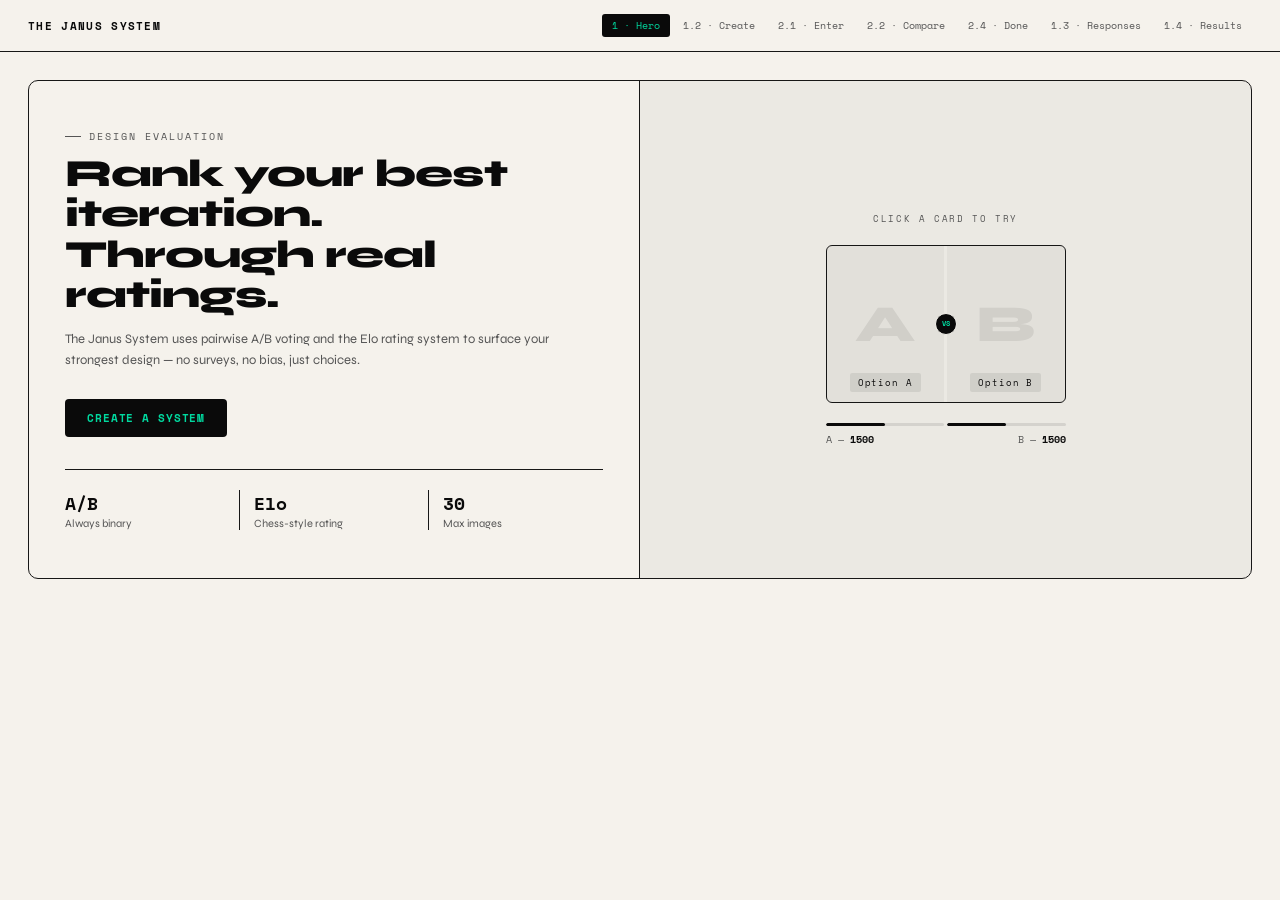
<file: index.html>
<!DOCTYPE html>
<html lang="en">
<head>
    <meta charset="UTF-8">
    <meta name="viewport" content="width=device-width, initial-scale=1.0">
    <title>THE JANUS SYSTEM — Design Evaluation</title>
    <link rel="stylesheet" href="style.css">
</head>
<body>

<nav class="nav">
    <div class="logo" onclick="show('p1')">
        <span class="logo-text">THE JANUS SYSTEM</span>
    </div>
    <div class="nav-pills">
        <button class="npill on" id="np-p1" onclick="show('p1')">1 · Hero</button>
        <button class="npill" id="np-p12" onclick="show('p12')">1.2 · Create</button>
        <button class="npill" id="np-p21" onclick="show('p21')">2.1 · Enter</button>
        <button class="npill" id="np-p22" onclick="show('p22')">2.2 · Compare</button>
        <button class="npill" id="np-p24" onclick="show('p24')">2.4 · Done</button>
        <button class="npill" id="np-p13" onclick="show('p13')">1.3 · Responses</button>
        <button class="npill" id="np-p14" onclick="show('p14')">1.4 · Results</button>
    </div>
</nav>

<div class="page on" id="p1">
    <div class="hero-split">
        <div class="hero-l">
            <div class="eyebrow">Design evaluation</div>
            <h1 class="hero-h">Rank your best<br>iteration.<br>Through real ratings.</h1>
            <p class="hero-desc">The Janus System uses pairwise A/B voting and the Elo rating system to surface your strongest design — no surveys, no bias, just choices.</p>
            <div class="hero-cta">
                <button class="btn-ink" onclick="show('p12')">Create a system</button>
            </div>
            <div class="hero-stats">
                <div class="hstat"><div class="hstat-n">A/B</div><div class="hstat-l">Always binary</div></div>
                <div class="hstat"><div class="hstat-n">Elo</div><div class="hstat-l">Chess-style rating</div></div>
                <div class="hstat"><div class="hstat-n">30</div><div class="hstat-l">Max images</div></div>
            </div>
        </div>
        <div class="hero-r">
            <div class="demo-lbl">Click a card to try</div>
            <div class="demo-ab" style="position:relative">
                <div class="dc" id="dc-a" onclick="demoPick('a')"><div class="dc-letter">A</div><div class="dc-tag" id="dt-a">Option A</div></div>
                <div class="dc" id="dc-b" onclick="demoPick('b')"><div class="dc-letter">B</div><div class="dc-tag" id="dt-b">Option B</div></div>
                <div class="demo-vs">VS</div>
            </div>
            <div class="demo-elo">
                <div class="elo-bars">
                    <div class="elo-bar"><div class="elo-fill" id="ef-a" style="width:50%"></div></div>
                    <div class="elo-bar"><div class="elo-fill" id="ef-b" style="width:50%"></div></div>
                </div>
                <div class="elo-nums"><span>A — <strong id="en-a">1500</strong></span><span>B — <strong id="en-b">1500</strong></span></div>
            </div>
        </div>
    </div>
</div>

<div class="page" id="p12">
    <div class="wrap">
        <div class="eyebrow">New session</div>
        <div class="pg-title">Create a system</div>
        <div class="frow">
            <div class="field"><label>System title</label><input type="text" id="s-title" placeholder="e.g. App icon — round 3" /></div>
            <div class="field"><label>Creator name</label><input type="text" id="s-creator" placeholder="Your name or team" /></div>
        </div>
        <div class="field"><label>Brief for evaluators</label><textarea id="s-brief" placeholder="What should evaluators focus on?"></textarea></div>
        <div class="divider"></div>
        <div class="upload-zone" id="uz" onclick="document.getElementById('fi').click()" ondragover="event.preventDefault();this.classList.add('drag')" ondragleave="this.classList.remove('drag')" ondrop="event.preventDefault();this.classList.remove('drag');handleDrop(event)">
            <div class="uz-icon"><svg width="16" height="16" viewBox="0 0 18 18" fill="none"><path d="M9 12V3M9 3L6 6M9 3L12 6" stroke="#0a0a0a" stroke-width="1.4" stroke-linecap="round" stroke-linejoin="round"/><path d="M2 13v1a2 2 0 002 2h10a2 2 0 002-2v-1" stroke="#0a0a0a" stroke-width="1.4" stroke-linecap="round"/></svg></div>
            <div class="uz-title">Drop images here</div>
            <div class="uz-sub">PNG · JPG · WEBP — min 2, max 30</div>
            <div class="uz-btn" onclick="event.stopPropagation();document.getElementById('fi').click()">Browse folder</div>
            <input type="file" id="fi" multiple accept="image/*" style="display:none" onchange="handleFiles(this.files)" />
        </div>
        <div class="count-row">
            <span class="count-lbl">Variants loaded</span>
            <span class="count-val"><span id="vc">0</span> images · ~<span id="pc">0</span> comparisons per person</span>
        </div>
        <div class="thumb-grid" id="tg"></div>
        <div class="gen-row">
            <button class="btn-ink" id="gbtn" onclick="genLink()" disabled>Generate link</button>
            <span class="gen-hint" id="ghint">Upload at least 2 images</span>
        </div>
        <div class="link-box" id="lb">
            <div class="lb-top">
                <div class="lb-lbl"><div class="ldot"></div>Session live</div>
                <div class="lb-btns">
                    <button class="smbtn" id="cpbtn" onclick="copyLnk()">Copy link</button>
                    <button class="smbtn" onclick="show('p21')">Preview evaluator →</button>
                </div>
            </div>
            <div class="lb-url" id="lburl"></div>
            <div class="lb-meta">
                <div class="lbm"><span class="lbm-n" id="ls-v">0</span><span class="lbm-l">Images</span></div>
                <div class="lbm"><span class="lbm-n" id="ls-c">0</span><span class="lbm-l">Comparisons/person</span></div>
                <div class="lbm"><span class="lbm-n" id="ls-s">~10</span><span class="lbm-l">People for stability</span></div>
            </div>
        </div>
    </div>
</div>

<div class="page" id="p21">
    <div class="wrap" style="max-width:480px">
        <div class="session-card">
            <div class="sc-top">
                <div class="sc-id">Session · JNS-2847</div>
                <div class="sc-title" id="entry-title">App icon — round 3</div>
                <div class="sc-creator" id="entry-creator">by Studio Halverson</div>
            </div>
            <div class="sc-body">
                <div class="sc-brief" id="entry-brief">Pick the icon that feels most distinct and recognisable at small sizes. Focus on clarity, not personal preference.</div>
                <div class="sc-stats">
                    <div class="sc-stat"><span class="sc-stat-n" id="entry-imgs">0</span><span class="sc-stat-l">Variants</span></div>
                    <div class="sc-stat"><span class="sc-stat-n" id="entry-comps">0</span><span class="sc-stat-l">Comparisons</span></div>
                    <div class="sc-stat"><span class="sc-stat-n" id="entry-resps">0</span><span class="sc-stat-l">Responses so far</span></div>
                </div>
            </div>
        </div>
        <div class="name-row">
            <input class="name-inp" id="eval-name" type="text" placeholder="Your name" />
            <div class="anon" onclick="toggleAnon()"><div class="abox" id="abox"><div class="acheck"></div></div>Anonymous</div>
        </div>
        <button class="btn-ink" id="start-btn" style="width:100%;padding:13px;font-size:12px">Start comparing →</button>
    </div>
</div>

<div class="page" id="p22">
    <div class="wrap">
        <div class="cmp-hd">
            <span class="cmp-sess" id="cmp-title">Session</span>
            <div class="prog-wrap">
                <div class="prog-track"><div class="prog-fill" id="prog" style="width:0%"></div></div>
                <div class="prog-lbl" id="prog-lbl">0 of 0</div>
            </div>
            <button class="btn-ghost" style="padding:6px 12px;font-size:10px" onclick="nextCmp()">Skip</button>
        </div>
        <div class="cmp-instr">Choose the stronger design</div>
        <div class="ab-arena">
            <div class="ab-card" id="ca" onclick="pickCard('a')">
                <div class="ab-img" id="img-a"><div class="ab-badge">Selected</div></div>
                <div class="ab-foot"><span class="ab-lbl" id="lbl-a">—</span><span class="ab-elo" id="elo-a-disp">1500</span></div>
            </div>
            <div class="ab-card" id="cb" onclick="pickCard('b')">
                <div class="ab-img" id="img-b"><div class="ab-badge">Selected</div></div>
                <div class="ab-foot"><span class="ab-lbl" id="lbl-b">—</span><span class="ab-elo" id="elo-b-disp">1500</span></div>
            </div>
        </div>
        <div class="elo-panel">
            <div class="ep-side"><div class="ep-id" id="ep-a">—</div><div class="ep-score" id="es-a">1500</div><div class="ep-delta" id="ed-a"></div></div>
            <div class="ep-mid">ELO<br>LIVE</div>
            <div class="ep-side" style="text-align:right"><div class="ep-id" id="ep-b">—</div><div class="ep-score" id="es-b">1500</div><div class="ep-delta" id="ed-b" style="text-align:right"></div></div>
        </div>
        <div class="convergence-bar">
            <span class="conv-lbl">Convergence</span>
            <div class="conv-track"><div class="conv-fill" id="conv-fill" style="width:0%"></div></div>
            <span class="conv-lbl" id="conv-pct">0%</span>
        </div>
        <button class="next-btn" id="nbtn" onclick="nextCmp()">Next →</button>
    </div>
</div>

<div class="page" id="p24">
    <div class="wrap">
        <div class="done-center">
            <div class="done-mark"><svg width="18" height="18" viewBox="0 0 20 20" fill="none"><path d="M4 10l4 4 8-8" stroke="#0a0a0a" stroke-width="1.8" stroke-linecap="round" stroke-linejoin="round"/></svg></div>
            <div class="done-title">Response recorded.</div>
            <p class="done-sub">Your comparisons have been added to the global pool. Every vote shifts the Elo scores — the ranking gets sharper with each new response.</p>
            <div class="done-stats">
                <div class="dst"><span class="dst-n" id="done-comps">0</span><span class="dst-l">Comparisons made</span></div>
                <div class="dst"><span class="dst-n" id="done-resps">0</span><span class="dst-l">Total responses</span></div>
            </div>
            <button class="btn-ink" onclick="show('p14')">View live rankings →</button>
        </div>
    </div>
</div>

<div class="page" id="p13">
    <div class="wrap">
        <div class="eyebrow">Creator view</div>
        <div class="pg-title">Responses</div>
        <div class="meta-row">
            <div class="mc"><span class="mc-n" id="rm-resps">0</span><span class="mc-l">Responses</span></div>
            <div class="mc"><span class="mc-n" id="rm-comps">0</span><span class="mc-l">Comparisons</span></div>
            <div class="mc"><span class="mc-n" id="rm-imgs">0</span><span class="mc-l">Images</span></div>
            <div class="mc"><span class="mc-n" id="rm-cpe">0</span><span class="mc-l">Comp. each</span></div>
        </div>
        <div id="resp-body"></div>
    </div>
</div>

<div class="page" id="p14">
    <div class="wrap">
        <div class="eyebrow">Live leaderboard</div>
        <div class="pg-title">Rankings</div>
        <div class="meta-row" style="margin-bottom:20px">
            <div class="mc"><span class="mc-n" id="res-resps">0</span><span class="mc-l">Responses</span></div>
            <div class="mc"><span class="mc-n" id="res-comps">0</span><span class="mc-l">Comparisons</span></div>
            <div class="mc"><span class="mc-n" id="res-imgs">0</span><span class="mc-l">Images</span></div>
            <div class="mc"><span class="mc-n" id="res-top">—</span><span class="mc-l">Top Elo</span></div>
        </div>
        <div class="rank-list" id="rl"></div>
        <div class="stability-note" id="stab-note"></div>
    </div>
</div>

<script src="app.js"></script>
</body>
</html>
</file>
<file: style.css>
@import url('https://fonts.googleapis.com/css2?family=Playfair+Display:wght@400;600;700&family=Space+Mono:wght@400;700&family=Syne:wght@400;500;700;800&display=swap');

:root {
    --ink: #0a0a0a;
    --paper: #f5f2ec;
    --accent: #c8ff00;
    --muted: #555;
    --border: rgba(10, 10, 10, 0.14);
    --mono: 'Space Mono', monospace;
    --sans: 'Syne', sans-serif;
    --serif: 'Playfair Display', serif;
}

* {
    box-sizing: border-box;
    margin: 0;
    padding: 0;
}

:root {
    --ink: #0a0a0a;
    --paper: #f5f2ec;
    --accent: #00d99f;
    --muted: #555;
    --border: rgba(0, 0, 0, 0.905);
    --mono: 'Space Mono', monospace;
    --sans: 'Syne', sans-serif;
}

body {
    background: var(--paper);
    color: var(--ink);
    font-family: var(--sans);
}

.nav {
    display: flex;
    align-items: center;
    justify-content: space-between;
    padding: 14px 28px;
    border-bottom: 1px solid var(--border);
    background: var(--paper);
}

.logo {
    display: flex;
    align-items: center;
    gap: 8px;
    font-family: var(--mono);
    font-size: 11px;
    font-weight: 700;
    letter-spacing: .1em;
    cursor: pointer;
    color: var(--ink);
}

.lm {
    width: 22px;
    height: 22px;
    background: var(--ink);
    display: grid;
    grid-template-columns: 1fr 1fr;
    gap: 2px;
    padding: 4px;
    border-radius: 3px;
}

.lm span {
    background: var(--accent);
    border-radius: 1px;
}

.logo-text {
    display: inline-block;
    letter-spacing: .12em;
}

.logo-badge {
    width: 24px;
    height: 24px;
    object-fit: contain;
    border-radius: 4px;
}
.lm span:nth-child(2), .lm span:nth-child(3) {
    background: rgba(255, 255, 255, .3);
}

.nav-pills {
    display: flex;
    gap: 3px;
    flex-wrap: wrap;
}

.npill {
    font-family: var(--mono);
    font-size: 10px;
    padding: 4px 10px;
    border-radius: 3px;
    cursor: pointer;
    border: none;
    background: transparent;
    color: var(--muted);
    transition: all .15s;
}

.npill.on {
    background: var(--ink);
    color: var(--accent);
}

.npill:hover:not(.on) {
    background: rgba(10, 10, 10, .06);
    color: var(--ink);
}

.page {
    display: none;
}

.page.on {
    display: block;
    animation: fu .25s ease;
}

@keyframes fu {
    from {
        opacity: 0;
        transform: translateY(8px);
    }
    to {
        opacity: 1;
        transform: translateY(0);
    }
}

.wrap {
    max-width: 720px;
    margin: 0 auto;
    padding: 36px 28px 60px;
}

.eyebrow {
    font-family: var(--mono);
    font-size: 10px;
    letter-spacing: .2em;
    color: var(--muted);
    text-transform: uppercase;
    display: flex;
    align-items: center;
    gap: 8px;
    margin-bottom: 10px;
}

.eyebrow::before {
    content: '';
    display: block;
    width: 16px;
    height: 1px;
    background: var(--muted);
}

.pg-title {
    font-size: 28px;
    font-weight: 800;
    letter-spacing: -.02em;
    margin-bottom: 28px;
    color: var(--ink);
}

.field {
    display: flex;
    flex-direction: column;
    gap: 5px;
    margin-bottom: 14px;
}

.field label {
    font-family: var(--mono);
    font-size: 10px;
    letter-spacing: .14em;
    color: var(--muted);
    text-transform: uppercase;
}

.field input, .field textarea {
    font-family: var(--sans);
    font-size: 13px;
    color: var(--ink);
    background: transparent;
    border: 0.5px solid var(--border);
    border-radius: 4px;
    padding: 8px 12px;
    outline: none;
    transition: border-color .15s;
}

.field input:focus, .field textarea:focus {
    border-color: var(--ink);
}

.field textarea {
    resize: vertical;
    min-height: 60px;
    line-height: 1.5;
}

.frow {
    display: grid;
    grid-template-columns: 1fr 1fr;
    gap: 12px;
}

.btn-ink {
    font-family: var(--mono);
    font-size: 11px;
    font-weight: 700;
    letter-spacing: .08em;
    text-transform: uppercase;
    padding: 11px 22px;
    background: var(--ink);
    color: var(--accent);
    border: none;
    border-radius: 4px;
    cursor: pointer;
    transition: all .15s;
}

.btn-ink:hover {
    background: #1c1c1c;
}

.btn-ink:disabled {
    background: rgba(10, 10, 10, .15);
    color: var(--muted);
    cursor: not-allowed;
}

.btn-ghost {
    font-family: var(--mono);
    font-size: 11px;
    letter-spacing: .06em;
    text-transform: uppercase;
    padding: 11px 22px;
    background: transparent;
    color: var(--ink);
    border: 1px solid var(--border);
    border-radius: 4px;
    cursor: pointer;
    transition: all .15s;
}

.btn-ghost:hover {
    background: rgba(10, 10, 10, .05);
}

.divider {
    height: 1px;
    background: var(--border);
    margin: 24px 0;
}

/* HERO */
.hero-split {
    display: grid;
    grid-template-columns: 1fr 1fr;
    gap: 0;
    border: 0.5px solid var(--border);
    border-radius: 10px;
    overflow: hidden;
    margin: 28px;
}

.hero-l {
    padding: 48px 36px;
    display: flex;
    flex-direction: column;
    justify-content: center;
    border-right: 1px solid var(--border);
}

.hero-h {
    font-size: clamp(26px, 3vw, 40px);
    font-weight: 800;
    letter-spacing: -.025em;
    line-height: 1.05;
    margin-bottom: 14px;
    color: var(--ink);
}

.hero-h em {
    font-style: normal;
    -webkit-text-stroke: 1.5px var(--ink);
    color: transparent;
    display: block;
}

.hero-desc {
    font-size: 13px;
    color: var(--muted);
    line-height: 1.6;
    margin-bottom: 28px;
}

.hero-cta {
    display: flex;
    gap: 8px;
    flex-wrap: wrap;
}

.hero-stats {
    display: flex;
    gap: 0;
    margin-top: 32px;
    padding-top: 20px;
    border-top: 1px solid var(--border);
}

.hstat {
    flex: 1;
    padding-right: 14px;
    border-right: 1px solid var(--border);
    margin-right: 14px;
}

.hstat:last-child {
    border: none;
    margin: 0;
    padding: 0;
}

.hstat-n {
    font-family: var(--mono);
    font-size: 18px;
    font-weight: 700;
    color: var(--ink);
}

.hstat-l {
    font-size: 11px;
    color: var(--muted);
    margin-top: 1px;
}

.hero-r {
    background: rgba(10, 10, 10, .04);
    display: flex;
    flex-direction: column;
    align-items: center;
    justify-content: center;
    padding: 36px 28px;
    gap: 20px;
}

.demo-lbl {
    font-family: var(--mono);
    font-size: 9px;
    letter-spacing: .18em;
    color: var(--muted);
    text-transform: uppercase;
}

.demo-ab {
    display: grid;
    grid-template-columns: 1fr 1fr;
    gap: 3px;
    width: 100%;
    max-width: 240px;
    border-radius: 6px;
    overflow: hidden;
    position: relative;
    border: 0.5px solid var(--border);
}

.dc {
    aspect-ratio: 3/4;
    background: rgba(10, 10, 10, .04);
    display: flex;
    flex-direction: column;
    align-items: center;
    justify-content: flex-end;
    padding: 10px 8px;
    cursor: pointer;
    transition: all .2s;
    position: relative;
    overflow: hidden;
}

.dc:hover {
    background: rgba(10, 10, 10, .09);
}

.dc.picked {
    background: rgba(10, 10, 10, .12);
    outline: 2px solid var(--ink);
}

.dc-letter {
    position: absolute;
    top: 50%;
    left: 50%;
    transform: translate(-50%, -50%);
    font-family: var(--sans);
    font-size: 52px;
    font-weight: 800;
    color: rgba(10, 10, 10, .08);
    user-select: none;
}

.dc-tag {
    font-family: var(--mono);
    font-size: 9px;
    letter-spacing: .1em;
    background: rgba(10, 10, 10, .08);
    color: var(--ink);
    padding: 3px 8px;
    border-radius: 2px;
    position: relative;
    z-index: 1;
    transition: all .2s;
}

.dc.picked .dc-tag {
    background: var(--ink);
    color: var(--accent);
}

.demo-vs {
    position: absolute;
    top: 50%;
    left: 50%;
    transform: translate(-50%, -50%);
    width: 22px;
    height: 22px;
    background: var(--ink);
    border: 1.5px solid var(--paper);
    border-radius: 50%;
    display: flex;
    align-items: center;
    justify-content: center;
    font-family: var(--mono);
    font-size: 7px;
    font-weight: 700;
    color: var(--accent);
    z-index: 10;
}

.demo-elo {
    width: 100%;
    max-width: 240px;
}

.elo-bars {
    display: grid;
    grid-template-columns: 1fr 1fr;
    gap: 3px;
    margin-bottom: 6px;
}

.elo-bar {
    height: 3px;
    background: rgba(10, 10, 10, .1);
    border-radius: 2px;
    overflow: hidden;
}

.elo-fill {
    height: 100%;
    background: var(--ink);
    border-radius: 2px;
    transition: width .5s cubic-bezier(.34, 1.56, .64, 1);
}

.elo-nums {
    display: flex;
    justify-content: space-between;
    font-family: var(--mono);
    font-size: 10px;
    color: var(--muted);
}

.elo-nums strong {
    color: var(--ink);
}

/* UPLOAD */
.upload-zone {
    border: 1.5px dashed rgba(10, 10, 10, .2);
    border-radius: 8px;
    padding: 32px;
    text-align: center;
    cursor: pointer;
    transition: all .2s;
    margin-bottom: 16px;
}

.upload-zone:hover, .upload-zone.drag {
    border-color: var(--ink);
    background: rgba(10, 10, 10, .02);
    border-style: solid;
}

.uz-icon {
    width: 38px;
    height: 38px;
    border: 1px solid rgba(10, 10, 10, .15);
    border-radius: 50%;
    display: flex;
    align-items: center;
    justify-content: center;
    margin: 0 auto 10px;
}

.uz-title {
    font-size: 13px;
    font-weight: 500;
    margin-bottom: 3px;
    color: var(--ink);
}

.uz-sub {
    font-family: var(--mono);
    font-size: 10px;
    color: var(--muted);
}

.uz-btn {
    display: inline-block;
    margin-top: 10px;
    font-family: var(--mono);
    font-size: 10px;
    padding: 5px 14px;
    border: 0.5px solid rgba(10, 10, 10, .22);
    border-radius: 3px;
    color: var(--ink);
    cursor: pointer;
    transition: all .15s;
}

.uz-btn:hover {
    background: var(--ink);
    color: var(--accent);
    border-color: var(--ink);
}

.thumb-grid {
    display: grid;
    grid-template-columns: repeat(auto-fill, minmax(80px, 1fr));
    gap: 8px;
    margin-bottom: 20px;
}

.thumb {
    position: relative;
    aspect-ratio: 1;
    border-radius: 4px;
    overflow: hidden;
    border: 0.5px solid var(--border);
    background: rgba(10, 10, 10, .04);
}

.thumb img {
    width: 100%;
    height: 100%;
    object-fit: cover;
    display: block;
}

.tdel {
    position: absolute;
    top: 4px;
    right: 4px;
    width: 16px;
    height: 16px;
    background: var(--ink);
    border-radius: 50%;
    display: flex;
    align-items: center;
    justify-content: center;
    cursor: pointer;
    opacity: 0;
    transition: opacity .15s;
    font-size: 9px;
    color: var(--accent);
    border: none;
    line-height: 1;
}

.thumb:hover .tdel {
    opacity: 1;
}

.tid {
    position: absolute;
    bottom: 4px;
    left: 4px;
    font-family: var(--mono);
    font-size: 8px;
    background: var(--ink);
    color: var(--accent);
    padding: 1px 5px;
    border-radius: 2px;
}

.count-row {
    display: flex;
    align-items: center;
    justify-content: space-between;
    margin-bottom: 16px;
}

.count-lbl {
    font-family: var(--mono);
    font-size: 10px;
    letter-spacing: .14em;
    color: var(--muted);
    text-transform: uppercase;
}

.count-val {
    font-family: var(--mono);
    font-size: 11px;
    color: var(--ink);
}

.gen-row {
    display: flex;
    gap: 10px;
    align-items: center;
    margin-bottom: 16px;
}

.gen-hint {
    font-family: var(--mono);
    font-size: 10px;
    color: var(--muted);
}

.link-box {
    border: 0.5px solid var(--border);
    border-radius: 8px;
    overflow: hidden;
    display: none;
}

.link-box.on {
    display: block;
}

.lb-top {
    display: flex;
    align-items: center;
    justify-content: space-between;
    padding: 9px 14px;
    background: rgba(10, 10, 10, .04);
    border-bottom: 0.5px solid var(--border);
}

.lb-lbl {
    font-family: var(--mono);
    font-size: 10px;
    letter-spacing: .12em;
    color: var(--ink);
    text-transform: uppercase;
    display: flex;
    align-items: center;
    gap: 7px;
}

.ldot {
    width: 6px;
    height: 6px;
    border-radius: 50%;
    background: #22c55e;
    animation: pulse 1.8s infinite;
}

@keyframes pulse {
    0%, 100% {
        opacity: 1;
    }
    50% {
        opacity: .3;
    }
}

.lb-btns {
    display: flex;
    gap: 5px;
}

.smbtn {
    font-family: var(--mono);
    font-size: 10px;
    padding: 4px 10px;
    border: 0.5px solid var(--border);
    border-radius: 2px;
    background: transparent;
    cursor: pointer;
    color: var(--ink);
    transition: all .15s;
}

.smbtn:hover {
    background: var(--ink);
    color: var(--accent);
    border-color: var(--ink);
}

.smbtn.copied {
    background: var(--accent);
    color: var(--ink);
    border-color: var(--accent);
}

.lb-url {
    padding: 12px 14px;
    font-family: var(--mono);
    font-size: 11px;
    color: var(--ink);
    word-break: break-all;
    line-height: 1.6;
}

.lb-url span {
    color: var(--muted);
}

.lb-meta {
    display: grid;
    grid-template-columns: repeat(3, 1fr);
    border-top: 0.5px solid var(--border);
}

.lbm {
    padding: 10px 14px;
    text-align: center;
    border-right: 0.5px solid var(--border);
}

.lbm:last-child {
    border-right: none;
}

.lbm-n {
    font-family: var(--mono);
    font-size: 14px;
    font-weight: 700;
    display: block;
    color: var(--ink);
}

.lbm-l {
    font-family: var(--mono);
    font-size: 9px;
    color: var(--muted);
    text-transform: uppercase;
    letter-spacing: .1em;
}

/* EVAL ENTRY */
.session-card {
    border: 0.5px solid var(--border);
    border-radius: 10px;
    overflow: hidden;
    margin-bottom: 20px;
}

.sc-top {
    background: rgba(10, 10, 10, .06);
    padding: 20px 22px;
    border-bottom: 1px solid var(--border);
}

.sc-id {
    font-family: var(--mono);
    font-size: 9px;
    letter-spacing: .16em;
    color: var(--muted);
    text-transform: uppercase;
    margin-bottom: 7px;
}

.sc-title {
    font-size: 18px;
    font-weight: 800;
    color: var(--ink);
    margin-bottom: 3px;
    letter-spacing: -.01em;
}

.sc-creator {
    font-family: var(--mono);
    font-size: 10px;
    color: var(--muted);
}

.sc-body {
    padding: 16px 22px;
}

.sc-brief {
    font-size: 12px;
    color: var(--muted);
    line-height: 1.6;
    margin-bottom: 14px;
}

.sc-stats {
    display: grid;
    grid-template-columns: repeat(3, 1fr);
    gap: 8px;
}

.sc-stat {
    background: rgba(10, 10, 10, .04);
    border-radius: 4px;
    padding: 8px 10px;
    text-align: center;
}

.sc-stat-n {
    font-family: var(--mono);
    font-size: 13px;
    font-weight: 700;
    display: block;
    color: var(--ink);
}

.sc-stat-l {
    font-family: var(--mono);
    font-size: 9px;
    color: var(--muted);
    text-transform: uppercase;
    letter-spacing: .08em;
}

.name-row {
    display: flex;
    align-items: center;
    gap: 10px;
    margin-bottom: 20px;
}

.name-inp {
    flex: 1;
    font-family: var(--sans);
    font-size: 13px;
    color: var(--ink);
    background: transparent;
    border: 0.5px solid var(--border);
    border-radius: 4px;
    padding: 8px 12px;
    outline: none;
    transition: border-color .15s;
}

.name-inp:focus {
    border-color: var(--ink);
}

.anon {
    display: flex;
    align-items: center;
    gap: 7px;
    font-family: var(--mono);
    font-size: 10px;
    color: var(--muted);
    cursor: pointer;
    white-space: nowrap;
}

.abox {
    width: 15px;
    height: 15px;
    border: 1px solid var(--border);
    border-radius: 3px;
    background: transparent;
    display: flex;
    align-items: center;
    justify-content: center;
    transition: all .15s;
    flex-shrink: 0;
}

.abox.on {
    background: var(--ink);
    border-color: var(--ink);
}

.acheck {
    width: 7px;
    height: 7px;
    background: var(--accent);
    border-radius: 1px;
    display: none;
}

.abox.on .acheck {
    display: block;
}

/* COMPARE */
.cmp-hd {
    display: flex;
    align-items: center;
    justify-content: space-between;
    margin-bottom: 20px;
    gap: 12px;
}

.cmp-sess {
    font-family: var(--mono);
    font-size: 10px;
    color: var(--muted);
}

.prog-wrap {
    flex: 1;
    max-width: 200px;
}

.prog-track {
    height: 2px;
    background: rgba(10, 10, 10, .12);
    border-radius: 2px;
    overflow: hidden;
}

.prog-fill {
    height: 100%;
    background: var(--ink);
    border-radius: 2px;
    transition: width .4s ease;
}

.prog-lbl {
    font-family: var(--mono);
    font-size: 9px;
    color: var(--muted);
    margin-top: 4px;
    text-align: center;
}

.cmp-instr {
    font-family: var(--mono);
    font-size: 9px;
    letter-spacing: .16em;
    color: var(--muted);
    text-transform: uppercase;
    text-align: center;
    margin-bottom: 16px;
}

.ab-arena {
    display: grid;
    grid-template-columns: 1fr 1fr;
    gap: 12px;
    margin-bottom: 16px;
}

.ab-card {
    border: 1.5px solid var(--border);
    border-radius: 8px;
    overflow: hidden;
    cursor: pointer;
    transition: all .2s;
    background: var(--paper);
}

.ab-card:hover {
    border-color: var(--ink);
    transform: translateY(-2px);
}

.ab-card.winner {
    border-color: var(--ink);
    border-width: 2px;
}

.ab-card.loser {
    opacity: .25;
    transform: scale(.97);
}

@keyframes shake {
    0% {
        transform: scale(.97);
    }
    30% {
        transform: scale(.97) translateX(-5px);
    }
    70% {
        transform: scale(.97) translateX(5px);
    }
    100% {
        transform: scale(.96);
        opacity: .2;
    }
}

.ab-card.loser {
    animation: shake .3s ease forwards;
}

.ab-img {
    width: 100%;
    aspect-ratio: 1;
    background: rgba(10, 10, 10, .05);
    display: flex;
    align-items: center;
    justify-content: center;
    overflow: hidden;
    position: relative;
}

.ab-img img {
    width: 100%;
    height: 100%;
    object-fit: cover;
    display: block;
}

.ab-badge {
    position: absolute;
    top: 8px;
    right: 8px;
    background: var(--ink);
    color: var(--accent);
    font-family: var(--mono);
    font-size: 8px;
    font-weight: 700;
    padding: 2px 7px;
    border-radius: 2px;
    display: none;
    z-index: 2;
}

.ab-card.winner .ab-badge {
    display: block;
}

.ab-foot {
    padding: 10px 12px;
    display: flex;
    align-items: center;
    justify-content: space-between;
    border-top: 0.5px solid var(--border);
}

.ab-lbl {
    font-family: var(--mono);
    font-size: 9px;
    letter-spacing: .1em;
    text-transform: uppercase;
    color: var(--muted);
}

.ab-elo {
    font-family: var(--mono);
    font-size: 10px;
    font-weight: 700;
    color: var(--ink);
}

.elo-panel {
    background: var(--ink);
    border-radius: 6px;
    padding: 12px 16px;
    display: grid;
    grid-template-columns: 1fr auto 1fr;
    gap: 8px;
    align-items: center;
    margin-bottom: 12px;
}

.ep-side {
    display: flex;
    flex-direction: column;
    gap: 3px;
}

.ep-side:last-child {
    text-align: right;
}

.ep-id {
    font-family: var(--mono);
    font-size: 9px;
    letter-spacing: .1em;
    color: rgba(255, 255, 255, .5);
    text-transform: uppercase;
}

.ep-score {
    font-family: var(--mono);
    font-size: 16px;
    font-weight: 700;
    color: #fff;
}

.ep-delta {
    font-family: var(--mono);
    font-size: 10px;
}

.ep-delta.pos {
    color: var(--accent);
}

.ep-delta.neg {
    color: #ff6b6b;
}

.ep-mid {
    font-family: var(--mono);
    font-size: 8px;
    letter-spacing: .12em;
    color: rgba(255, 255, 255, .35);
    text-align: center;
    text-transform: uppercase;
    line-height: 1.6;
}

.next-btn {
    width: 100%;
    font-family: var(--mono);
    font-size: 11px;
    font-weight: 700;
    letter-spacing: .08em;
    text-transform: uppercase;
    padding: 12px;
    background: var(--ink);
    color: var(--accent);
    border: none;
    border-radius: 4px;
    cursor: pointer;
    transition: all .15s;
    display: none;
}

.next-btn.on {
    display: block;
}

.next-btn:hover {
    background: #1c1c1c;
}

.convergence-bar {
    margin-top: 10px;
    display: flex;
    align-items: center;
    gap: 10px;
}

.conv-track {
    flex: 1;
    height: 4px;
    background: rgba(10, 10, 10, .1);
    border-radius: 2px;
    overflow: hidden;
}

.conv-fill {
    height: 100%;
    background: var(--ink);
    border-radius: 2px;
    transition: width .4s ease;
}

.conv-lbl {
    font-family: var(--mono);
    font-size: 9px;
    color: var(--muted);
    white-space: nowrap;
}

/* DONE */
.done-center {
    text-align: center;
    padding: 48px 28px;
}

.done-mark {
    width: 48px;
    height: 48px;
    border: 1.5px solid var(--ink);
    border-radius: 50%;
    display: flex;
    align-items: center;
    justify-content: center;
    margin: 0 auto 20px;
}

.done-title {
    font-size: 26px;
    font-weight: 800;
    letter-spacing: -.02em;
    margin-bottom: 10px;
    color: var(--ink);
}

.done-sub {
    font-size: 13px;
    color: var(--muted);
    line-height: 1.6;
    margin-bottom: 28px;
    max-width: 360px;
    margin-left: auto;
    margin-right: auto;
}

.done-stats {
    display: grid;
    grid-template-columns: 1fr 1fr;
    gap: 10px;
    max-width: 280px;
    margin: 0 auto 28px;
}

.dst {
    background: rgba(10, 10, 10, .04);
    border-radius: 6px;
    padding: 14px;
    text-align: center;
}

.dst-n {
    font-family: var(--mono);
    font-size: 20px;
    font-weight: 700;
    display: block;
    margin-bottom: 2px;
    color: var(--ink);
}

.dst-l {
    font-family: var(--mono);
    font-size: 9px;
    color: var(--muted);
    text-transform: uppercase;
    letter-spacing: .1em;
}

/* RESPONSES */
.meta-row {
    display: grid;
    grid-template-columns: repeat(4, 1fr);
    gap: 8px;
    margin-bottom: 24px;
}

.mc {
    background: rgba(10, 10, 10, .04);
    border-radius: 5px;
    padding: 12px 14px;
}

.mc-n {
    font-family: var(--mono);
    font-size: 17px;
    font-weight: 700;
    display: block;
    margin-bottom: 1px;
    color: var(--ink);
}

.mc-l {
    font-family: var(--mono);
    font-size: 9px;
    color: var(--muted);
    text-transform: uppercase;
    letter-spacing: .1em;
}

.resp-table {
    width: 100%;
    border-collapse: collapse;
    font-size: 12px;
}

.resp-table th {
    font-family: var(--mono);
    font-size: 9px;
    letter-spacing: .12em;
    text-transform: uppercase;
    color: var(--muted);
    text-align: left;
    padding: 7px 10px;
    border-bottom: 1px solid var(--border);
}

.resp-table td {
    padding: 9px 10px;
    border-bottom: 0.5px solid var(--border);
    color: var(--ink);
}

.resp-table tr:hover td {
    background: rgba(10, 10, 10, .02);
}

.badge {
    font-family: var(--mono);
    font-size: 9px;
    padding: 2px 7px;
    border-radius: 2px;
    background: rgba(10, 10, 10, .07);
    color: var(--ink);
}

.empty-state {
    text-align: center;
    padding: 48px 20px;
    font-family: var(--mono);
    font-size: 11px;
    color: var(--muted);
    border: 0.5px dashed var(--border);
    border-radius: 8px;
}

.empty-state strong {
    display: block;
    font-size: 13px;
    color: var(--ink);
    margin-bottom: 6px;
}

/* RESULTS */
.rank-list {
    display: flex;
    flex-direction: column;
    gap: 7px;
}

.ri {
    display: grid;
    grid-template-columns: 28px 48px 1fr auto;
    align-items: center;
    gap: 12px;
    padding: 12px 14px;
    border: 0.5px solid var(--border);
    border-radius: 7px;
    transition: all .15s;
    background: var(--paper);
}

.ri:hover {
    border-color: rgba(10, 10, 10, .3);
}

.ri.top {
    border-color: var(--ink);
    border-width: 1.5px;
    background: var(--ink);
}

.ri-num {
    font-family: var(--mono);
    font-size: 12px;
    font-weight: 700;
    color: var(--muted);
}

.ri.top .ri-num {
    color: var(--accent);
}

.ri-thumb {
    width: 48px;
    height: 48px;
    border-radius: 4px;
    overflow: hidden;
    background: rgba(10, 10, 10, .06);
    flex-shrink: 0;
    display: flex;
    align-items: center;
    justify-content: center;
    font-family: var(--mono);
    font-size: 9px;
    color: var(--muted);
}

.ri.top .ri-thumb {
    background: rgba(255, 255, 255, .1);
    color: rgba(255, 255, 255, .5);
}

.ri-thumb img {
    width: 100%;
    height: 100%;
    object-fit: cover;
    display: block;
}

.ri-name {
    font-size: 12px;
    font-weight: 500;
    color: var(--ink);
    margin-bottom: 5px;
}

.ri.top .ri-name {
    color: #fff;
}

.ri-bar {
    height: 3px;
    background: rgba(10, 10, 10, .08);
    border-radius: 2px;
    overflow: hidden;
}

.ri.top .ri-bar {
    background: rgba(255, 255, 255, .15);
}

.ri-fill {
    height: 100%;
    background: var(--ink);
    border-radius: 2px;
    transition: width .8s cubic-bezier(.34, 1.2, .64, 1);
}

.ri.top .ri-fill {
    background: var(--accent);
}

.ri-right {
    text-align: right;
}

.ri-elo {
    font-family: var(--mono);
    font-size: 14px;
    font-weight: 700;
    color: var(--ink);
}

.ri.top .ri-elo {
    color: var(--accent);
}

.ri-conf {
    font-family: var(--mono);
    font-size: 9px;
    color: var(--muted);
    margin-top: 2px;
}

.ri.top .ri-conf {
    color: rgba(255, 255, 255, .4);
}

.conf-pip {
    display: inline-block;
    width: 5px;
    height: 5px;
    border-radius: 50%;
    background: var(--muted);
    margin-right: 2px;
    opacity: .3;
}

.conf-pip.filled {
    opacity: 1;
    background: var(--ink);
}

.ri.top .conf-pip.filled {
    background: var(--accent);
}

.stability-note {
    font-family: var(--mono);
    font-size: 10px;
    color: var(--muted);
    text-align: center;
    margin-top: 16px;
    padding: 10px;
    border: 0.5px dashed var(--border);
    border-radius: 4px;
}
</file>
